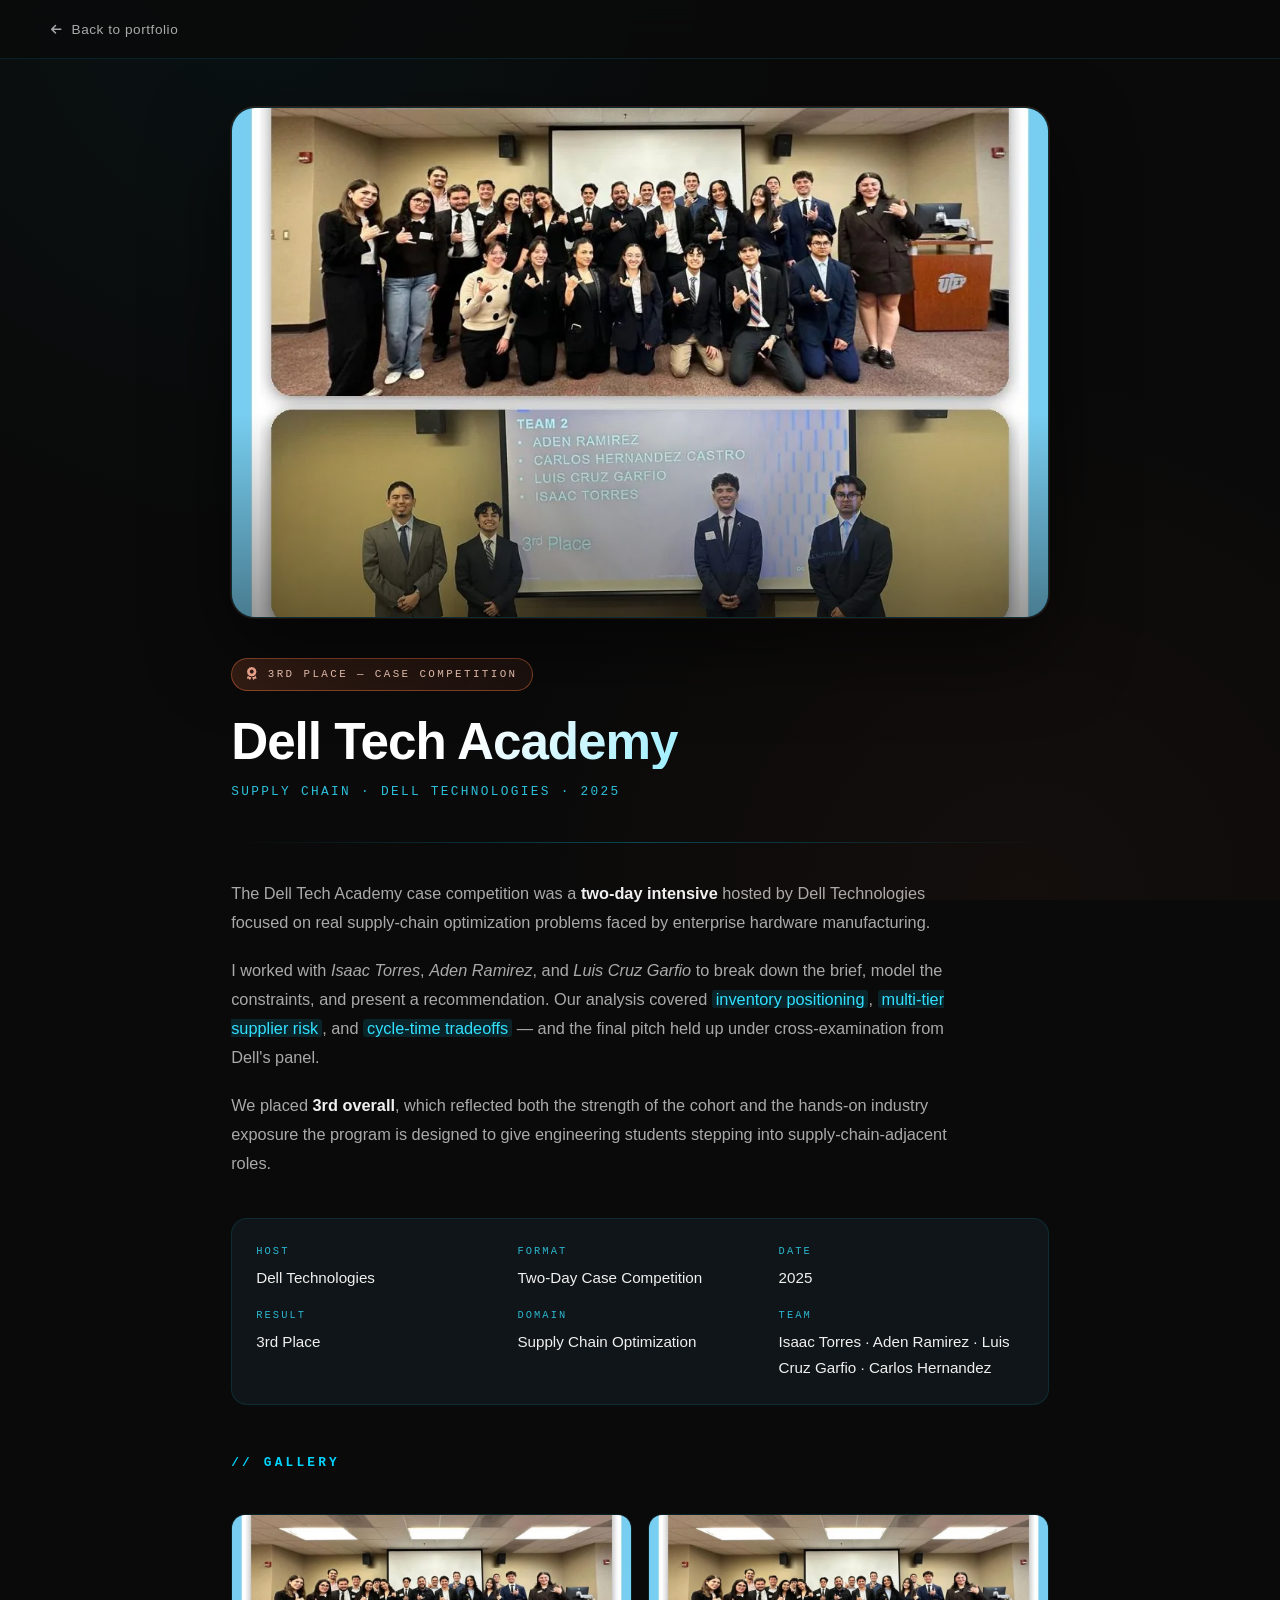
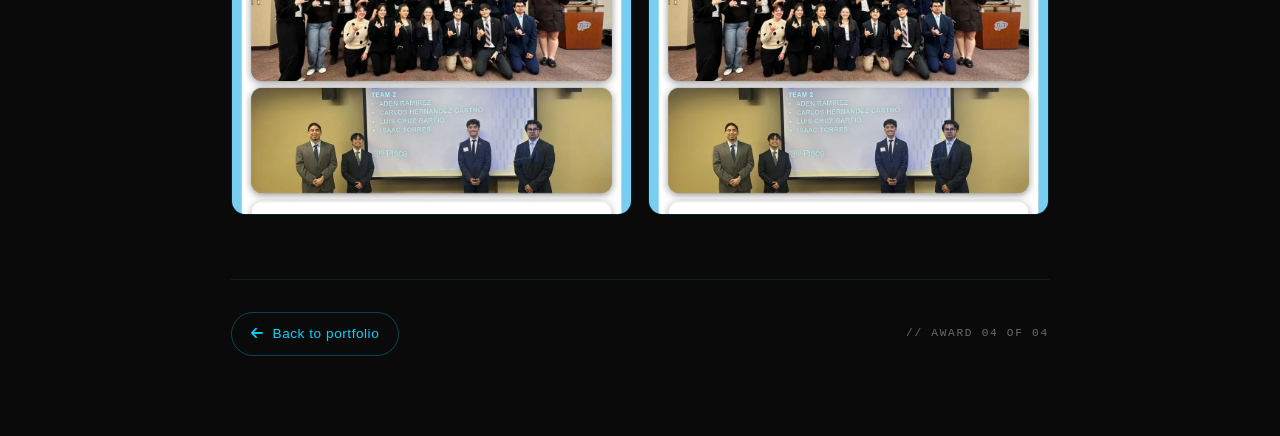
<file: awards/dell-tech.html>
<!DOCTYPE html>
<html lang="en">
<head>
<meta charset="UTF-8">
<meta name="viewport" content="width=device-width, initial-scale=1.0">
<title>Dell Tech Academy — Carlos Hernandez</title>
<link rel="stylesheet" href="https://cdnjs.cloudflare.com/ajax/libs/font-awesome/6.5.1/css/all.min.css">
<link rel="stylesheet" href="award.css">
</head>
<body>
<nav class="aw-nav">
    <a class="aw-back" href="../index.html"><i class="fas fa-arrow-left"></i> Back to portfolio</a>
</nav>

<main class="aw-wrap">
    <div class="aw-hero">
        <img src="../Worthy%20Images/dell-tech.webp" alt="Dell Tech Academy — case competition team" loading="lazy">
    </div>

    <span class="aw-badge"><i class="fas fa-award"></i> 3rd Place — Case Competition</span>
    <h1 class="aw-title">Dell Tech Academy</h1>
    <div class="aw-sub">Supply Chain · Dell Technologies · 2025</div>

    <div class="aw-divider"></div>

    <div class="aw-body">
        <p>The Dell Tech Academy case competition was a <strong>two-day intensive</strong> hosted by Dell Technologies focused on real supply-chain optimization problems faced by enterprise hardware manufacturing.</p>
        <p>I worked with <em>Isaac Torres</em>, <em>Aden Ramirez</em>, and <em>Luis Cruz Garfio</em> to break down the brief, model the constraints, and present a recommendation. Our analysis covered <mark>inventory positioning</mark>, <mark>multi-tier supplier risk</mark>, and <mark>cycle-time tradeoffs</mark> — and the final pitch held up under cross-examination from Dell's panel.</p>
        <p>We placed <strong>3rd overall</strong>, which reflected both the strength of the cohort and the hands-on industry exposure the program is designed to give engineering students stepping into supply-chain-adjacent roles.</p>
    </div>

    <div class="aw-meta">
        <div class="aw-meta-item"><span class="k">Host</span><span class="v">Dell Technologies</span></div>
        <div class="aw-meta-item"><span class="k">Format</span><span class="v">Two-Day Case Competition</span></div>
        <div class="aw-meta-item"><span class="k">Date</span><span class="v">2025</span></div>
        <div class="aw-meta-item"><span class="k">Result</span><span class="v">3rd Place</span></div>
        <div class="aw-meta-item"><span class="k">Domain</span><span class="v">Supply Chain Optimization</span></div>
        <div class="aw-meta-item"><span class="k">Team</span><span class="v">Isaac Torres · Aden Ramirez · Luis Cruz Garfio · Carlos Hernandez</span></div>
    </div>

    <h2 class="aw-section-h">// Gallery</h2>
    <div class="aw-gallery">
        <img src="../Worthy%20Images/dell-tech.webp"   alt="Case competition team photo" loading="lazy">
        <img src="../Worthy%20Images/dell-tech-2.webp" alt="Dell Tech Academy collage" loading="lazy">
    </div>

    <div class="aw-foot">
        <a href="../index.html"><i class="fas fa-arrow-left"></i>&nbsp; Back to portfolio</a>
        <span class="meta">// Award 04 of 04</span>
    </div>
</main>
</body>
</html>
</file>
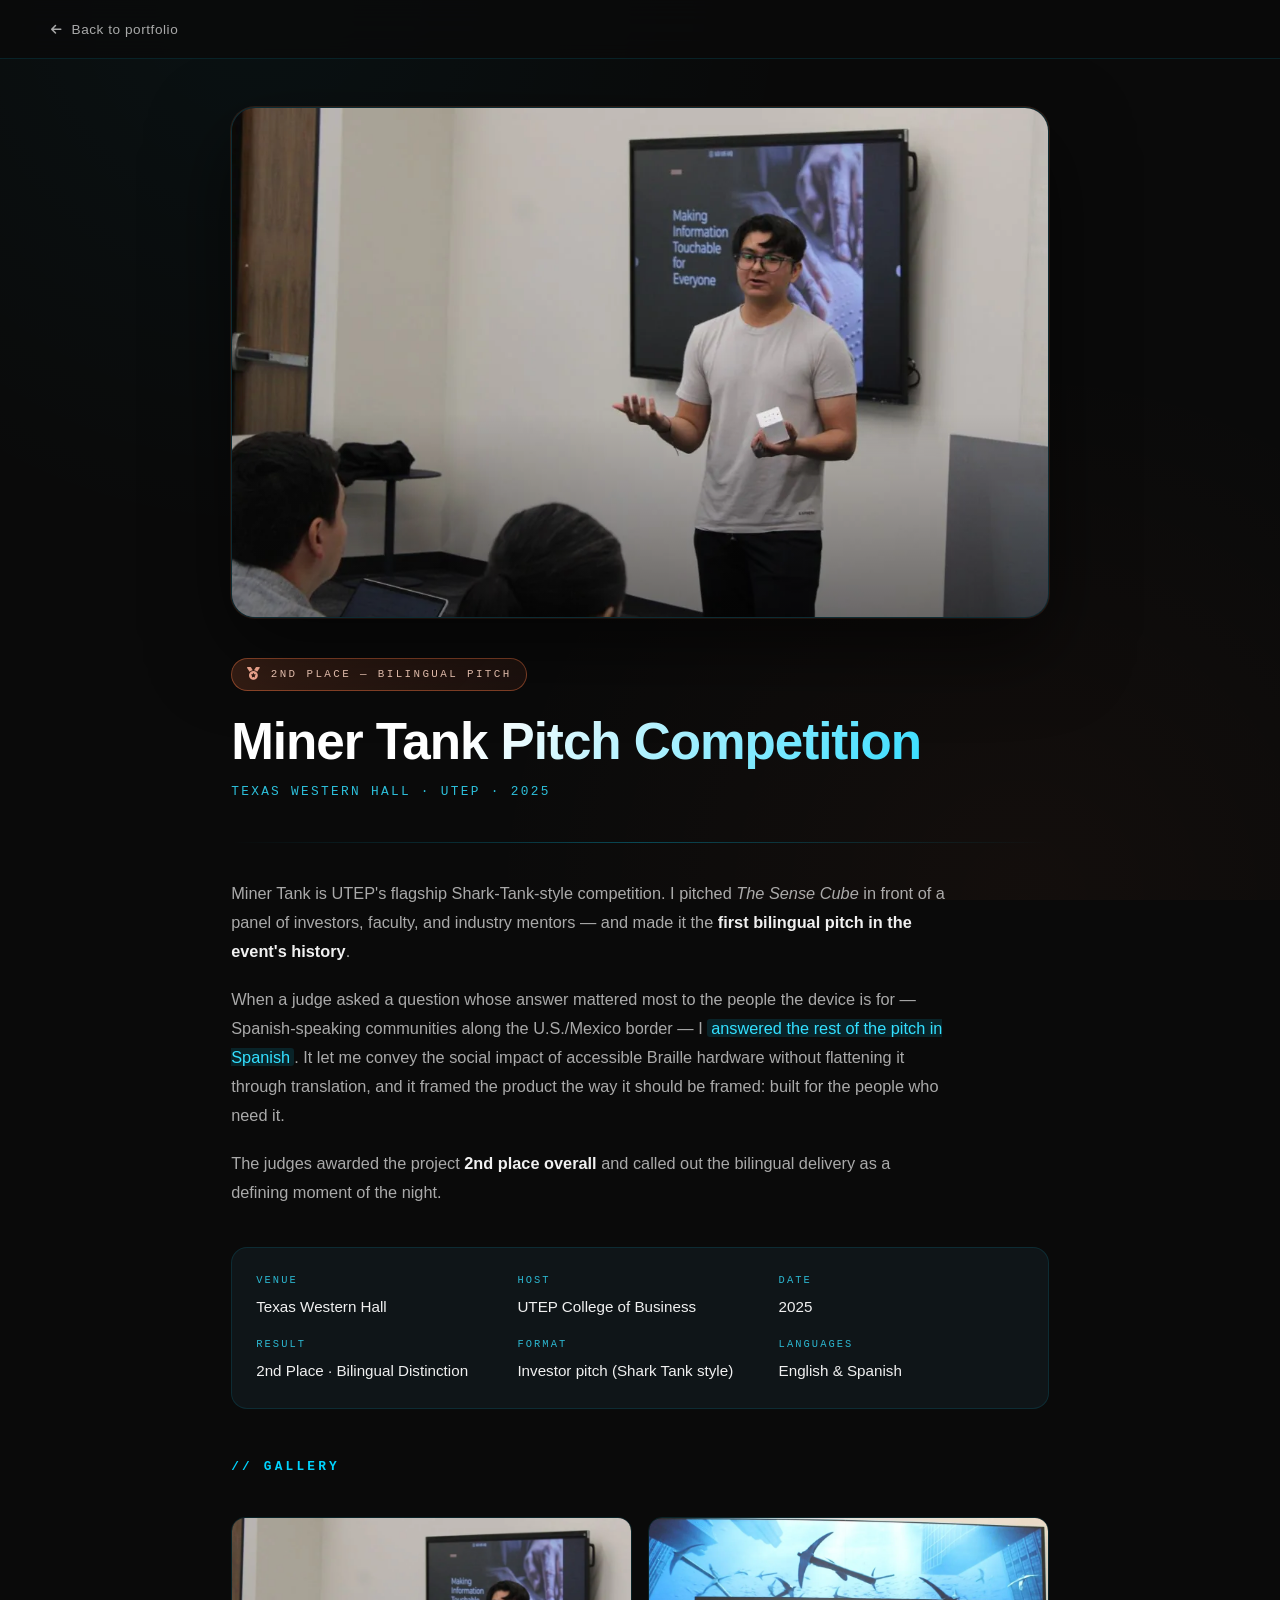
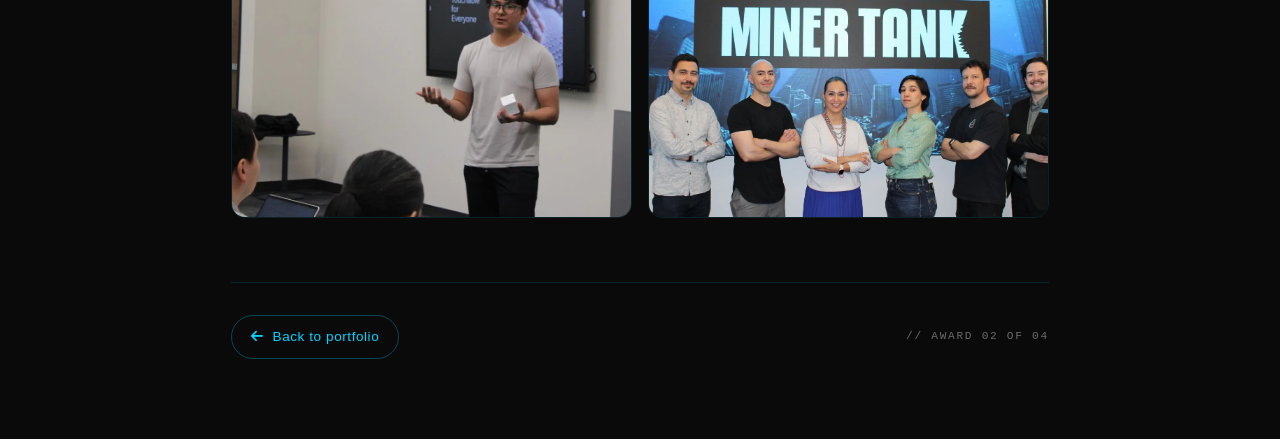
<file: awards/miner-tank.html>
<!DOCTYPE html>
<html lang="en">
<head>
<meta charset="UTF-8">
<meta name="viewport" content="width=device-width, initial-scale=1.0">
<title>Miner Tank Pitch Competition — Carlos Hernandez</title>
<link rel="stylesheet" href="https://cdnjs.cloudflare.com/ajax/libs/font-awesome/6.5.1/css/all.min.css">
<link rel="stylesheet" href="award.css">
</head>
<body>
<nav class="aw-nav">
    <a class="aw-back" href="../index.html"><i class="fas fa-arrow-left"></i> Back to portfolio</a>
</nav>

<main class="aw-wrap">
    <div class="aw-hero">
        <img src="../Worthy%20Images/miner-tank.webp" alt="Miner Tank Pitch Competition — pitch on stage at UTEP" loading="lazy">
    </div>

    <span class="aw-badge"><i class="fas fa-medal"></i> 2nd Place — Bilingual Pitch</span>
    <h1 class="aw-title">Miner Tank Pitch Competition</h1>
    <div class="aw-sub">Texas Western Hall · UTEP · 2025</div>

    <div class="aw-divider"></div>

    <div class="aw-body">
        <p>Miner Tank is UTEP's flagship Shark-Tank-style competition. I pitched <em>The Sense Cube</em> in front of a panel of investors, faculty, and industry mentors — and made it the <strong>first bilingual pitch in the event's history</strong>.</p>
        <p>When a judge asked a question whose answer mattered most to the people the device is for — Spanish-speaking communities along the U.S./Mexico border — I <mark>answered the rest of the pitch in Spanish</mark>. It let me convey the social impact of accessible Braille hardware without flattening it through translation, and it framed the product the way it should be framed: built for the people who need it.</p>
        <p>The judges awarded the project <strong>2nd place overall</strong> and called out the bilingual delivery as a defining moment of the night.</p>
    </div>

    <div class="aw-meta">
        <div class="aw-meta-item"><span class="k">Venue</span><span class="v">Texas Western Hall</span></div>
        <div class="aw-meta-item"><span class="k">Host</span><span class="v">UTEP College of Business</span></div>
        <div class="aw-meta-item"><span class="k">Date</span><span class="v">2025</span></div>
        <div class="aw-meta-item"><span class="k">Result</span><span class="v">2nd Place · Bilingual Distinction</span></div>
        <div class="aw-meta-item"><span class="k">Format</span><span class="v">Investor pitch (Shark Tank style)</span></div>
        <div class="aw-meta-item"><span class="k">Languages</span><span class="v">English &amp; Spanish</span></div>
    </div>

    <h2 class="aw-section-h">// Gallery</h2>
    <div class="aw-gallery">
        <img src="../Worthy%20Images/miner-tank.webp"   alt="On stage at Miner Tank" loading="lazy">
        <img src="../Worthy%20Images/miner-tank-2.webp" alt="With prototype during pitch" loading="lazy">
    </div>

    <div class="aw-foot">
        <a href="../index.html"><i class="fas fa-arrow-left"></i>&nbsp; Back to portfolio</a>
        <span class="meta">// Award 02 of 04</span>
    </div>
</main>
</body>
</html>
</file>
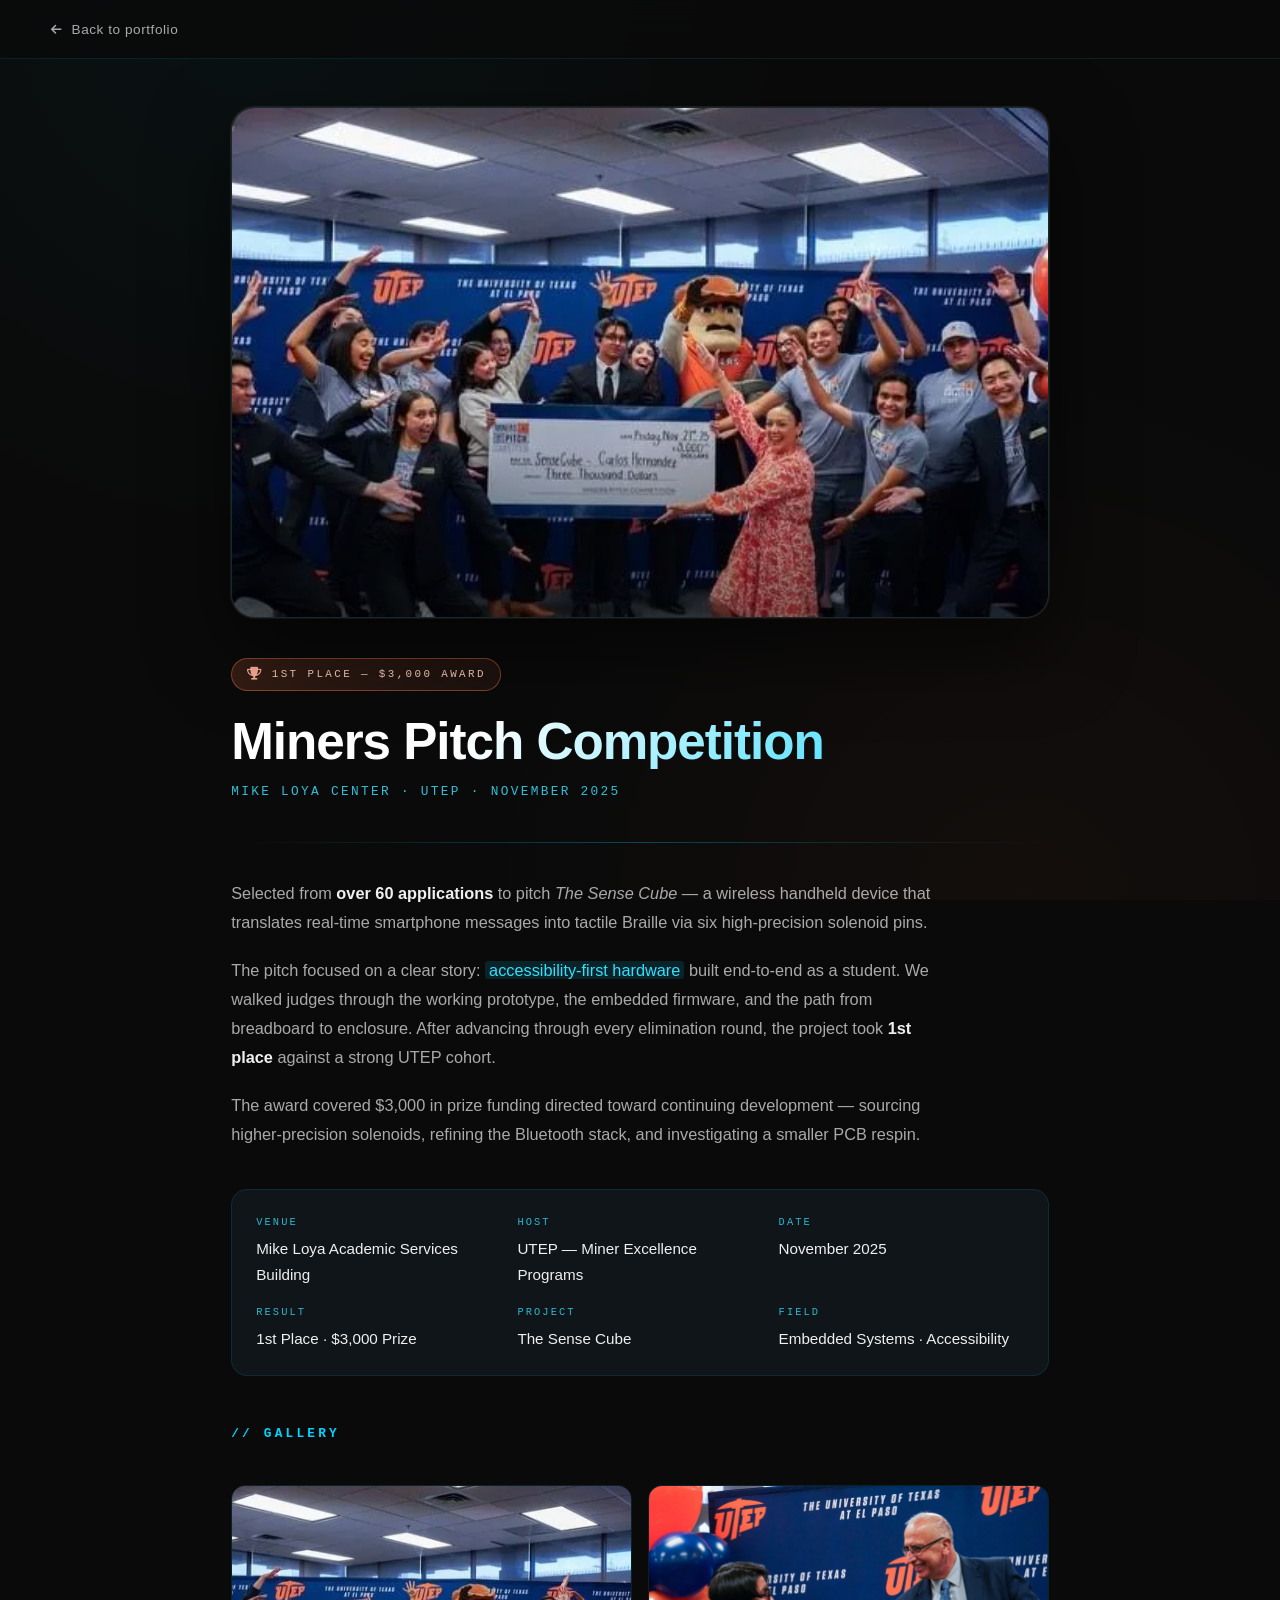
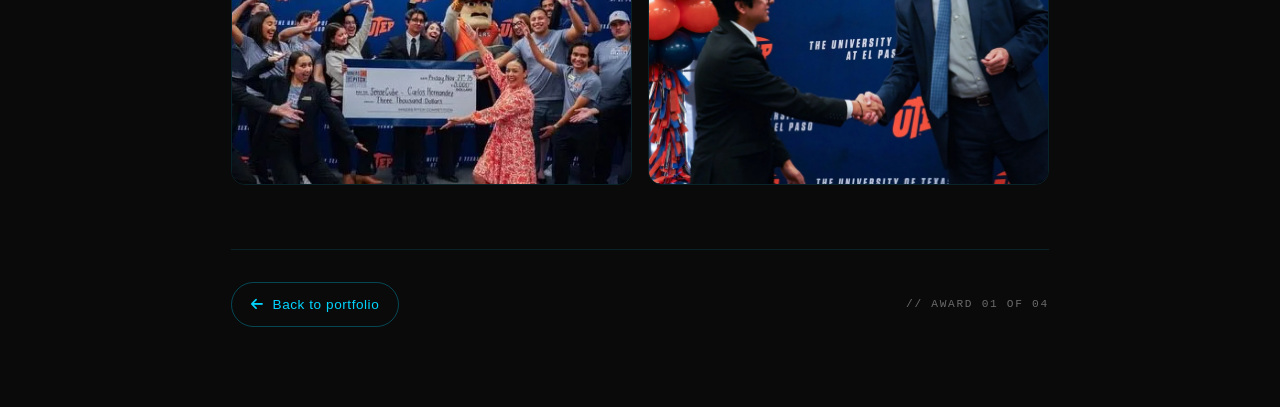
<file: awards/miners-pitch.html>
<!DOCTYPE html>
<html lang="en">
<head>
<meta charset="UTF-8">
<meta name="viewport" content="width=device-width, initial-scale=1.0">
<title>Miners Pitch Competition — Carlos Hernandez</title>
<link rel="stylesheet" href="https://cdnjs.cloudflare.com/ajax/libs/font-awesome/6.5.1/css/all.min.css">
<link rel="stylesheet" href="award.css">
</head>
<body>
<nav class="aw-nav">
    <a class="aw-back" href="../index.html"><i class="fas fa-arrow-left"></i> Back to portfolio</a>
</nav>

<main class="aw-wrap">
    <div class="aw-hero">
        <img src="../Worthy%20Images/miners-pitch.webp" alt="Miners Pitch Competition — 1st Place winners on stage at UTEP" loading="lazy">
    </div>

    <span class="aw-badge"><i class="fas fa-trophy"></i> 1st Place — $3,000 Award</span>
    <h1 class="aw-title">Miners Pitch Competition</h1>
    <div class="aw-sub">Mike Loya Center · UTEP · November 2025</div>

    <div class="aw-divider"></div>

    <div class="aw-body">
        <p>Selected from <strong>over 60 applications</strong> to pitch <em>The Sense Cube</em> — a wireless handheld device that translates real-time smartphone messages into tactile Braille via six high-precision solenoid pins.</p>
        <p>The pitch focused on a clear story: <mark>accessibility-first hardware</mark> built end-to-end as a student. We walked judges through the working prototype, the embedded firmware, and the path from breadboard to enclosure. After advancing through every elimination round, the project took <strong>1st place</strong> against a strong UTEP cohort.</p>
        <p>The award covered $3,000 in prize funding directed toward continuing development — sourcing higher-precision solenoids, refining the Bluetooth stack, and investigating a smaller PCB respin.</p>
    </div>

    <div class="aw-meta">
        <div class="aw-meta-item"><span class="k">Venue</span><span class="v">Mike Loya Academic Services Building</span></div>
        <div class="aw-meta-item"><span class="k">Host</span><span class="v">UTEP — Miner Excellence Programs</span></div>
        <div class="aw-meta-item"><span class="k">Date</span><span class="v">November 2025</span></div>
        <div class="aw-meta-item"><span class="k">Result</span><span class="v">1st Place · $3,000 Prize</span></div>
        <div class="aw-meta-item"><span class="k">Project</span><span class="v">The Sense Cube</span></div>
        <div class="aw-meta-item"><span class="k">Field</span><span class="v">Embedded Systems · Accessibility</span></div>
    </div>

    <h2 class="aw-section-h">// Gallery</h2>
    <div class="aw-gallery">
        <img src="../Worthy%20Images/miners-pitch.webp"  alt="On stage receiving the award" loading="lazy">
        <img src="../Worthy%20Images/miners-pitch-2.webp" alt="Pitch presentation moment" loading="lazy">
    </div>

    <div class="aw-foot">
        <a href="../index.html"><i class="fas fa-arrow-left"></i>&nbsp; Back to portfolio</a>
        <span class="meta">// Award 01 of 04</span>
    </div>
</main>
</body>
</html>
</file>
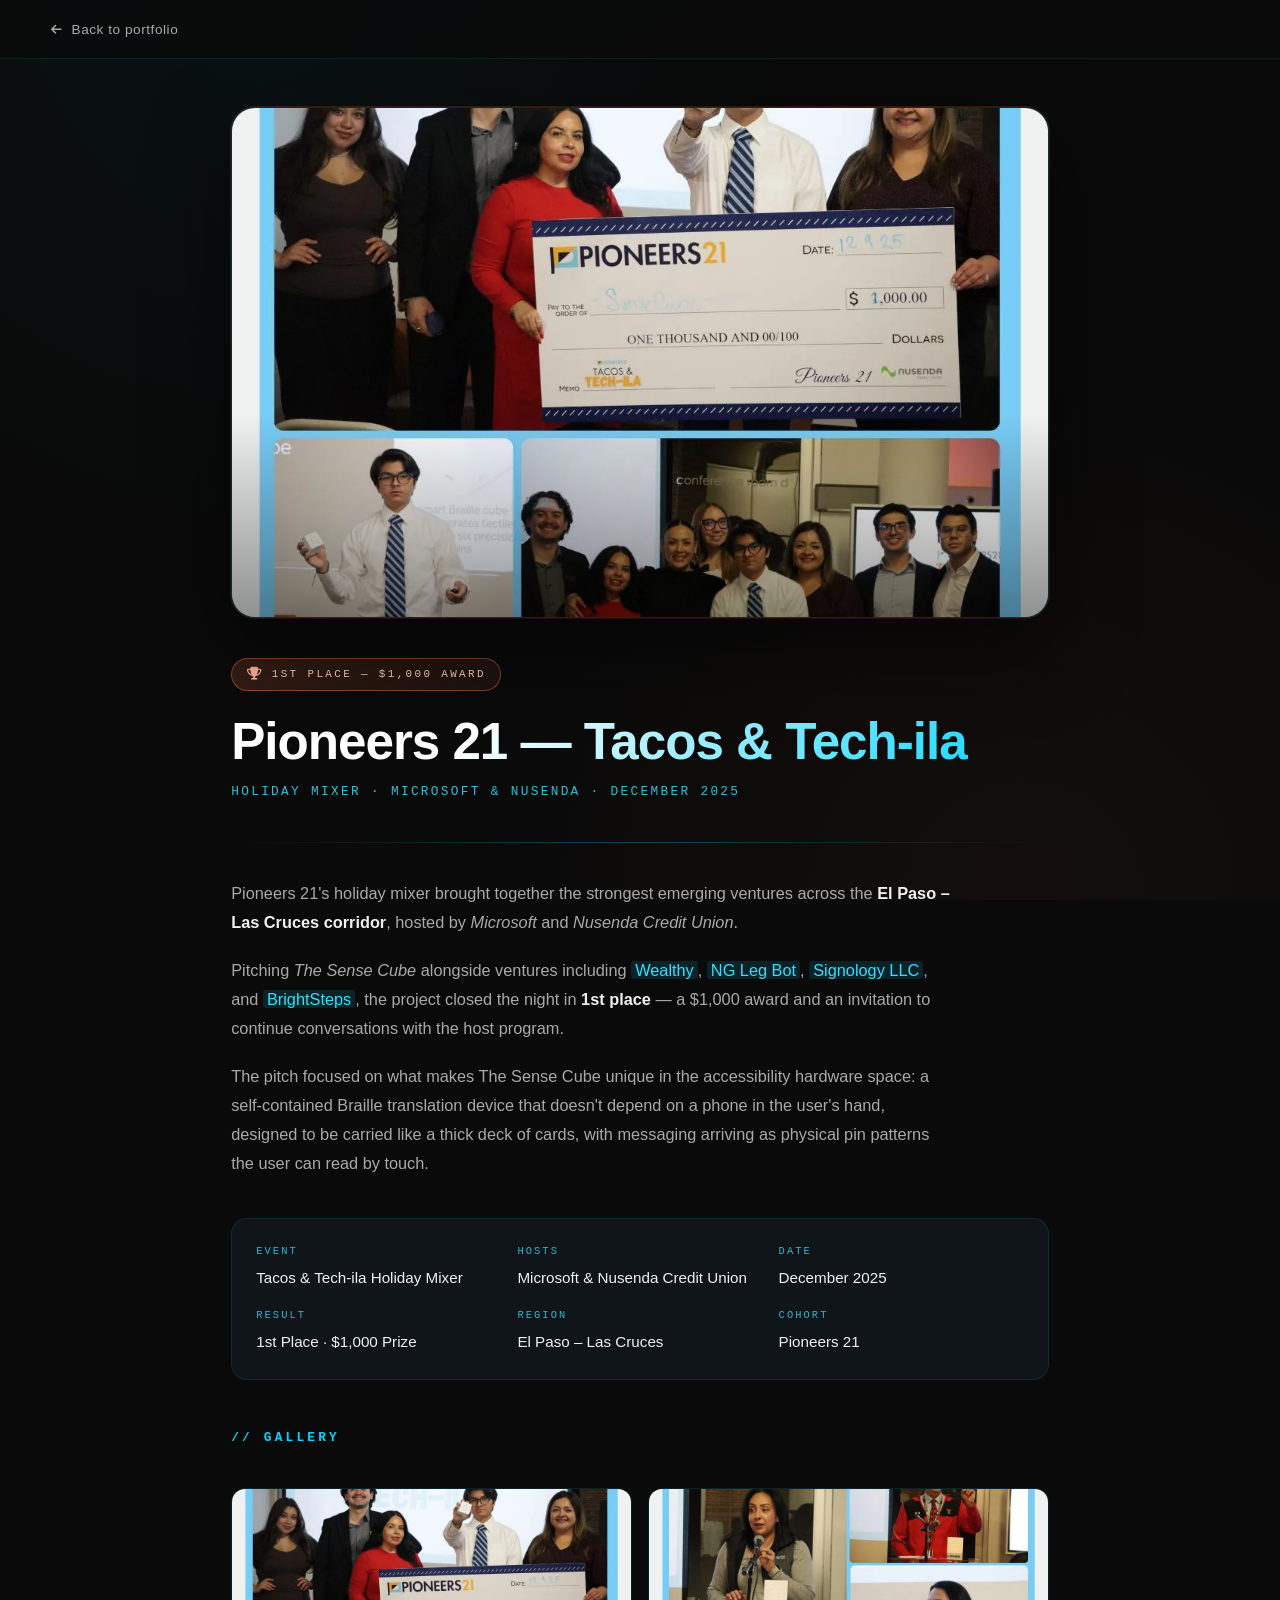
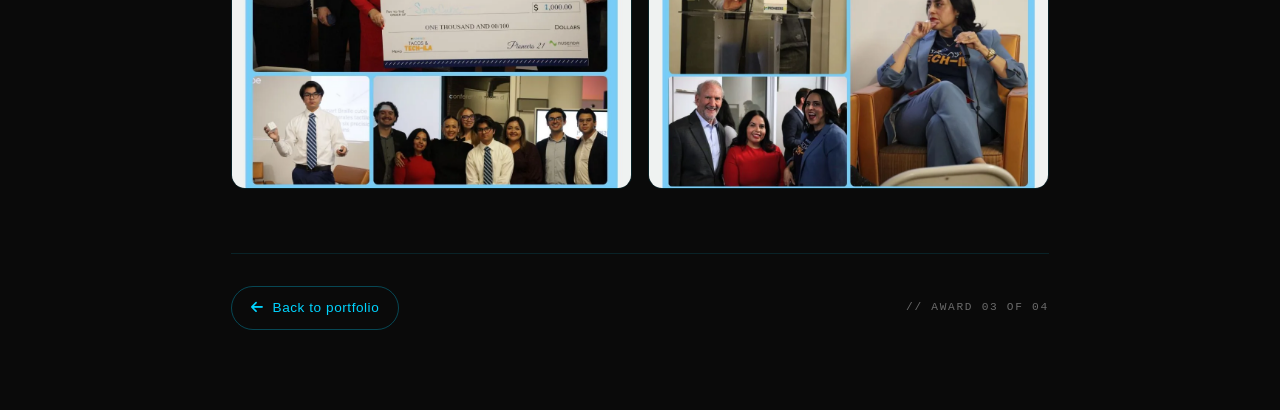
<file: awards/pioneers-21.html>
<!DOCTYPE html>
<html lang="en">
<head>
<meta charset="UTF-8">
<meta name="viewport" content="width=device-width, initial-scale=1.0">
<title>Pioneers 21 — Tacos &amp; Tech-ila — Carlos Hernandez</title>
<link rel="stylesheet" href="https://cdnjs.cloudflare.com/ajax/libs/font-awesome/6.5.1/css/all.min.css">
<link rel="stylesheet" href="award.css">
</head>
<body>
<nav class="aw-nav">
    <a class="aw-back" href="../index.html"><i class="fas fa-arrow-left"></i> Back to portfolio</a>
</nav>

<main class="aw-wrap">
    <div class="aw-hero">
        <img src="../Worthy%20Images/pioneers-21.webp" alt="Pioneers 21 Tacos &amp; Tech-ila — 1st Place at the holiday mixer" loading="lazy">
    </div>

    <span class="aw-badge"><i class="fas fa-trophy"></i> 1st Place — $1,000 Award</span>
    <h1 class="aw-title">Pioneers 21 — Tacos &amp; Tech-ila</h1>
    <div class="aw-sub">Holiday Mixer · Microsoft &amp; Nusenda · December 2025</div>

    <div class="aw-divider"></div>

    <div class="aw-body">
        <p>Pioneers 21's holiday mixer brought together the strongest emerging ventures across the <strong>El Paso – Las Cruces corridor</strong>, hosted by <em>Microsoft</em> and <em>Nusenda Credit Union</em>.</p>
        <p>Pitching <em>The Sense Cube</em> alongside ventures including <mark>Wealthy</mark>, <mark>NG Leg Bot</mark>, <mark>Signology LLC</mark>, and <mark>BrightSteps</mark>, the project closed the night in <strong>1st place</strong> — a $1,000 award and an invitation to continue conversations with the host program.</p>
        <p>The pitch focused on what makes The Sense Cube unique in the accessibility hardware space: a self-contained Braille translation device that doesn't depend on a phone in the user's hand, designed to be carried like a thick deck of cards, with messaging arriving as physical pin patterns the user can read by touch.</p>
    </div>

    <div class="aw-meta">
        <div class="aw-meta-item"><span class="k">Event</span><span class="v">Tacos &amp; Tech-ila Holiday Mixer</span></div>
        <div class="aw-meta-item"><span class="k">Hosts</span><span class="v">Microsoft &amp; Nusenda Credit Union</span></div>
        <div class="aw-meta-item"><span class="k">Date</span><span class="v">December 2025</span></div>
        <div class="aw-meta-item"><span class="k">Result</span><span class="v">1st Place · $1,000 Prize</span></div>
        <div class="aw-meta-item"><span class="k">Region</span><span class="v">El Paso – Las Cruces</span></div>
        <div class="aw-meta-item"><span class="k">Cohort</span><span class="v">Pioneers 21</span></div>
    </div>

    <h2 class="aw-section-h">// Gallery</h2>
    <div class="aw-gallery">
        <img src="../Worthy%20Images/pioneers-21.webp"   alt="Receiving 1st place at Pioneers 21" loading="lazy">
        <img src="../Worthy%20Images/pioneers-21-2.webp" alt="Pitch moment at the mixer" loading="lazy">
    </div>

    <div class="aw-foot">
        <a href="../index.html"><i class="fas fa-arrow-left"></i>&nbsp; Back to portfolio</a>
        <span class="meta">// Award 03 of 04</span>
    </div>
</main>
</body>
</html>
</file>
<file: awards/award.css>
/* Award detail page — shared styles */
:root {
    --bg: #0a0a0a;
    --bg2: #0f1518;
    --txt: #f0f0f0;
    --txt2: rgba(255, 255, 255, .65);
    --acc: #00d4ff;
    --acc2: #33e0ff;
    --acc3: rgba(0, 212, 255, 0.3);
    --acc5: rgba(0, 212, 255, 0.12);
    --glow: rgba(0, 212, 255, 0.4);
    --coral: #FF7A45;
    --coral2: #FFA388;
}

* { box-sizing: border-box; margin: 0; padding: 0; }

html, body {
    background: var(--bg);
    color: var(--txt);
    font-family: 'Inter', -apple-system, BlinkMacSystemFont, 'Segoe UI', sans-serif;
    line-height: 1.6;
    min-height: 100vh;
    -webkit-font-smoothing: antialiased
}

body {
    background:
        radial-gradient(circle at 20% 0%, rgba(0, 212, 255, .04), transparent 40%),
        radial-gradient(circle at 80% 100%, rgba(255, 122, 69, .04), transparent 40%),
        var(--bg);
    background-attachment: fixed
}

.aw-nav {
    position: sticky;
    top: 0;
    z-index: 10;
    backdrop-filter: blur(14px);
    -webkit-backdrop-filter: blur(14px);
    background: rgba(10, 10, 10, .75);
    border-bottom: 1px solid var(--acc5);
    padding: 1rem clamp(1.5rem, 4vw, 4rem)
}
.aw-nav a.aw-back {
    display: inline-flex;
    align-items: center;
    gap: .55rem;
    color: var(--txt2);
    text-decoration: none;
    font-size: .85rem;
    letter-spacing: .04em;
    transition: color .2s, gap .25s
}
.aw-nav a.aw-back:hover { color: var(--acc); gap: .8rem }
.aw-nav a.aw-back i { font-size: .75rem }

.aw-wrap {
    max-width: 920px;
    margin: 0 auto;
    padding: 3rem clamp(1.5rem, 4vw, 4rem) 5rem
}

.aw-hero {
    width: 100%;
    aspect-ratio: 16 / 10;
    border-radius: 24px;
    overflow: hidden;
    background: var(--bg2);
    border: 1px solid var(--acc5);
    box-shadow: 0 30px 80px rgba(0, 0, 0, .55), 0 0 0 1px rgba(255, 122, 69, .15);
    margin-bottom: 2.5rem;
    position: relative
}
.aw-hero img {
    width: 100%;
    height: 100%;
    object-fit: cover;
    display: block
}
.aw-hero::after {
    content: '';
    position: absolute;
    inset: 0;
    background: linear-gradient(180deg, transparent 60%, rgba(0, 0, 0, .4) 100%);
    pointer-events: none
}

.aw-badge {
    display: inline-flex;
    align-items: center;
    gap: .55rem;
    font-family: 'Geist Mono', ui-monospace, monospace;
    font-size: .68rem;
    letter-spacing: .22em;
    text-transform: uppercase;
    padding: .45rem .9rem;
    color: #ffd5c2;
    background: linear-gradient(135deg, rgba(255, 122, 69, .18), rgba(255, 110, 70, .08));
    border: 1px solid rgba(255, 122, 69, .45);
    border-radius: 999px;
    margin-bottom: 1.4rem
}
.aw-badge i { color: #FFB199; font-size: .8rem }

.aw-title {
    font-size: clamp(2rem, 5vw, 3.2rem);
    font-weight: 800;
    line-height: 1.08;
    letter-spacing: -.02em;
    margin-bottom: .8rem;
    background: linear-gradient(135deg, #ffffff 30%, var(--acc) 100%);
    -webkit-background-clip: text;
    -webkit-text-fill-color: transparent;
    background-clip: text
}

.aw-sub {
    font-family: 'Geist Mono', ui-monospace, monospace;
    font-size: .8rem;
    letter-spacing: .18em;
    text-transform: uppercase;
    color: var(--acc2);
    opacity: .85;
    margin-bottom: 2.5rem
}

.aw-divider {
    height: 1px;
    background: linear-gradient(90deg, transparent, var(--acc3), transparent);
    margin: 0 0 2.2rem
}

.aw-body {
    font-size: 1.02rem;
    color: var(--txt2);
    line-height: 1.78;
    max-width: 720px
}
.aw-body p { margin-bottom: 1.2rem }
.aw-body p strong { color: var(--txt); font-weight: 600 }
.aw-body p mark {
    background: rgba(0, 212, 255, .12);
    color: var(--acc2);
    padding: 0 .25rem;
    border-radius: 3px
}

.aw-meta {
    display: grid;
    grid-template-columns: repeat(auto-fit, minmax(180px, 1fr));
    gap: 1rem;
    margin: 2.5rem 0;
    padding: 1.5rem;
    background: var(--bg2);
    border: 1px solid var(--acc5);
    border-radius: 16px
}
.aw-meta-item .k {
    display: block;
    font-family: 'Geist Mono', ui-monospace, monospace;
    font-size: .65rem;
    letter-spacing: .2em;
    text-transform: uppercase;
    color: var(--acc2);
    opacity: .8;
    margin-bottom: .35rem
}
.aw-meta-item .v {
    color: var(--txt);
    font-size: .95rem;
    font-weight: 500
}

.aw-gallery {
    display: grid;
    grid-template-columns: repeat(auto-fit, minmax(260px, 1fr));
    gap: 1rem;
    margin-top: 2.5rem
}
.aw-gallery img {
    width: 100%;
    aspect-ratio: 4 / 3;
    object-fit: cover;
    border-radius: 14px;
    border: 1px solid var(--acc5);
    transition: transform .4s ease, border-color .3s
}
.aw-gallery img:hover {
    transform: translateY(-4px);
    border-color: var(--acc3)
}

.aw-section-h {
    font-family: 'Geist Mono', ui-monospace, monospace;
    font-size: .8rem;
    letter-spacing: .25em;
    text-transform: uppercase;
    color: var(--acc);
    margin: 3rem 0 1rem
}

.aw-foot {
    margin-top: 4rem;
    padding-top: 2rem;
    border-top: 1px solid var(--acc5);
    display: flex;
    justify-content: space-between;
    align-items: center;
    flex-wrap: wrap;
    gap: 1rem
}
.aw-foot a {
    color: var(--acc);
    text-decoration: none;
    font-size: .85rem;
    letter-spacing: .04em;
    border: 1px solid var(--acc3);
    padding: .65rem 1.2rem;
    border-radius: 999px;
    transition: background .25s, color .25s, border-color .25s
}
.aw-foot a:hover {
    background: var(--acc);
    color: #001423;
    border-color: var(--acc)
}
.aw-foot .meta {
    font-family: 'Geist Mono', ui-monospace, monospace;
    font-size: .7rem;
    letter-spacing: .15em;
    text-transform: uppercase;
    color: var(--txt2);
    opacity: .6
}

@media (max-width: 600px) {
    .aw-hero { aspect-ratio: 4 / 3 }
    .aw-meta { padding: 1.2rem }
    .aw-body { font-size: .95rem }
}
</file>
